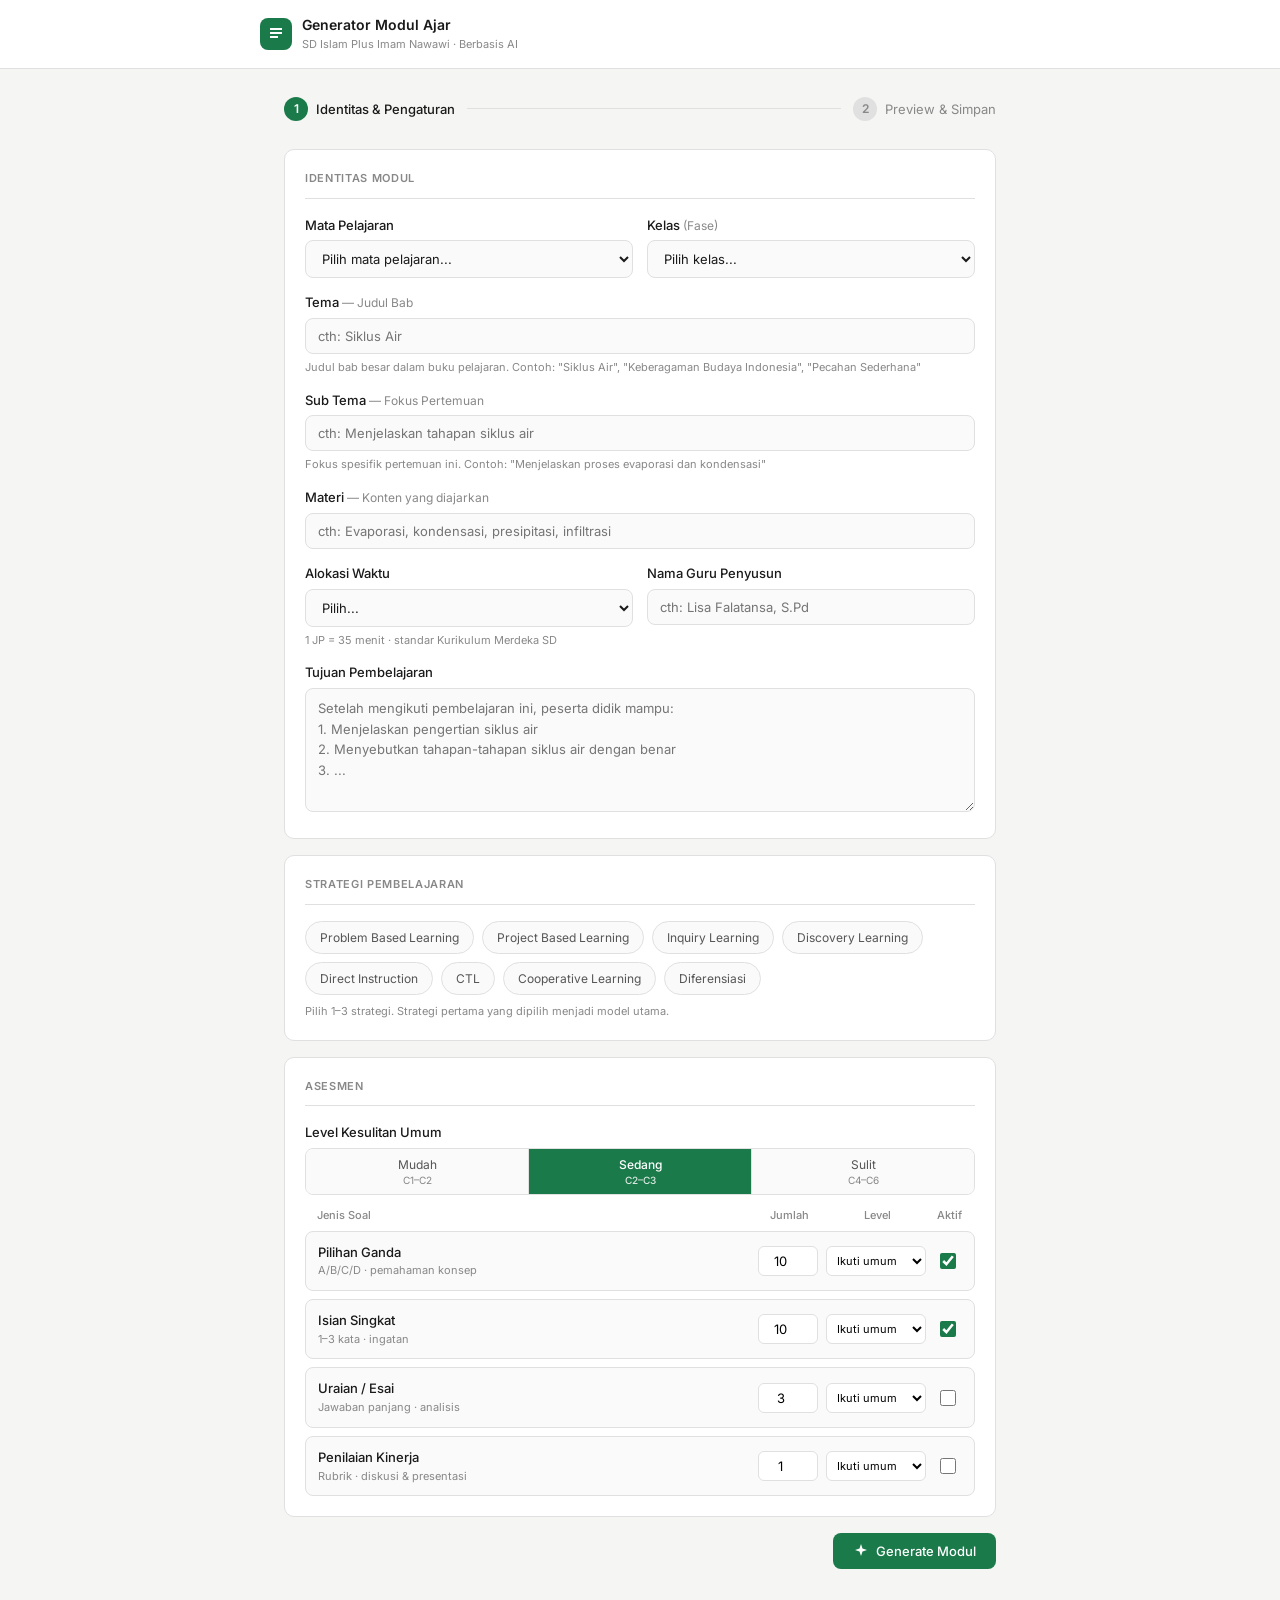
<file: index.html>
<!DOCTYPE html>
<html lang="id">
<head>
  <meta charset="UTF-8">
  <meta name="viewport" content="width=device-width, initial-scale=1.0">
  <title>Generator Modul Ajar — SD IPIN</title>
  <link rel="preconnect" href="https://fonts.googleapis.com">
  <link href="https://fonts.googleapis.com/css2?family=Inter:wght@400;500;600&display=swap" rel="stylesheet">
  <link rel="stylesheet" href="style.css">
</head>
<body>
  <div class="app">

    <!-- Header -->
    <header class="header">
      <div class="header-inner">
        <div class="brand">
          <div class="brand-logo">
            <svg width="20" height="20" viewBox="0 0 20 20" fill="none">
              <path d="M4 4h12v2H4V4zm0 4h12v2H4V8zm0 4h8v2H4v-2z" fill="currentColor"/>
            </svg>
          </div>
          <div>
            <div class="brand-name">Generator Modul Ajar</div>
            <div class="brand-sub">SD Islam Plus Imam Nawawi · Berbasis AI</div>
          </div>
        </div>
      </div>
    </header>

    <main class="main">

      <!-- Step indicator -->
      <div class="steps" id="steps">
        <div class="step active" id="step-tab-1">
          <div class="step-num" id="step-num-1">1</div>
          <div class="step-label">Identitas & Pengaturan</div>
        </div>
        <div class="step-divider"></div>
        <div class="step" id="step-tab-2">
          <div class="step-num" id="step-num-2">2</div>
          <div class="step-label">Preview & Simpan</div>
        </div>
      </div>

      <!-- PANEL 1: Form -->
      <div class="panel active" id="panel-1">

        <section class="form-section">
          <div class="section-label">Identitas Modul</div>

          <div class="row2">
            <div class="field">
              <label>Mata Pelajaran</label>
              <select id="mapel">
                <option value="">Pilih mata pelajaran...</option>
                <option>IPAS</option>
                <option>Bahasa Indonesia</option>
                <option>Matematika</option>
                <option>PAI &amp; Budi Pekerti</option>
                <option>PPKn</option>
                <option>PJOK</option>
                <option>SBdP</option>
                <option>Bahasa Arab</option>
                <option>Tahfizh</option>
              </select>
            </div>
            <div class="field">
              <label>Kelas <span class="label-hint">(Fase)</span></label>
              <select id="kelas">
                <option value="">Pilih kelas...</option>
                <option value="1 (Fase A)">Kelas 1 (Fase A)</option>
                <option value="2 (Fase A)">Kelas 2 (Fase A)</option>
                <option value="3 (Fase B)">Kelas 3 (Fase B)</option>
                <option value="4 (Fase B)">Kelas 4 (Fase B)</option>
                <option value="5 (Fase C)">Kelas 5 (Fase C)</option>
                <option value="6 (Fase C)">Kelas 6 (Fase C)</option>
              </select>
            </div>
          </div>

          <div class="field">
            <label>Tema <span class="label-hint">— Judul Bab</span></label>
            <input type="text" id="tema" placeholder="cth: Siklus Air">
            <div class="field-hint">Judul bab besar dalam buku pelajaran. Contoh: "Siklus Air", "Keberagaman Budaya Indonesia", "Pecahan Sederhana"</div>
          </div>

          <div class="field">
            <label>Sub Tema <span class="label-hint">— Fokus Pertemuan</span></label>
            <input type="text" id="subtema" placeholder="cth: Menjelaskan tahapan siklus air">
            <div class="field-hint">Fokus spesifik pertemuan ini. Contoh: "Menjelaskan proses evaporasi dan kondensasi"</div>
          </div>

          <div class="field">
            <label>Materi <span class="label-hint">— Konten yang diajarkan</span></label>
            <input type="text" id="materi" placeholder="cth: Evaporasi, kondensasi, presipitasi, infiltrasi">
          </div>

          <div class="row2">
            <div class="field">
              <label>Alokasi Waktu</label>
              <select id="waktu" onchange="updateWaktuInfo()">
                <option value="">Pilih...</option>
                <option value="2 JP (1 pertemuan)">2 JP · 1 pertemuan</option>
                <option value="4 JP (2 pertemuan)">4 JP · 2 pertemuan</option>
                <option value="6 JP (3 pertemuan)">6 JP · 3 pertemuan</option>
                <option value="8 JP (4 pertemuan)">8 JP · 4 pertemuan</option>
              </select>
              <div id="waktu-info" class="waktu-info" style="display:none"></div>
              <div class="field-hint">1 JP = 35 menit · standar Kurikulum Merdeka SD</div>
            </div>
            <div class="field">
              <label>Nama Guru Penyusun</label>
              <input type="text" id="guru" placeholder="cth: Lisa Falatansa, S.Pd">
            </div>
          </div>

          <div class="field">
            <label>Tujuan Pembelajaran</label>
            <textarea id="tp" rows="5" placeholder="Setelah mengikuti pembelajaran ini, peserta didik mampu:&#10;1. Menjelaskan pengertian siklus air&#10;2. Menyebutkan tahapan-tahapan siklus air dengan benar&#10;3. ..."></textarea>
          </div>
        </section>

        <section class="form-section">
          <div class="section-label">Strategi Pembelajaran</div>
          <div class="chips" id="strategi-chips">
            <div class="chip" onclick="toggleChip(this)">Problem Based Learning</div>
            <div class="chip" onclick="toggleChip(this)">Project Based Learning</div>
            <div class="chip" onclick="toggleChip(this)">Inquiry Learning</div>
            <div class="chip" onclick="toggleChip(this)">Discovery Learning</div>
            <div class="chip" onclick="toggleChip(this)">Direct Instruction</div>
            <div class="chip" onclick="toggleChip(this)">CTL</div>
            <div class="chip" onclick="toggleChip(this)">Cooperative Learning</div>
            <div class="chip" onclick="toggleChip(this)">Diferensiasi</div>
          </div>
          <div class="field-hint" style="margin-top:8px">Pilih 1–3 strategi. Strategi pertama yang dipilih menjadi model utama.</div>
        </section>

        <section class="form-section">
          <div class="section-label">Asesmen</div>

          <div class="field" style="margin-bottom:12px">
            <label>Level Kesulitan Umum</label>
            <div class="level-bar">
              <button class="level-opt" onclick="setLevel('Mudah',this)">Mudah<small>C1–C2</small></button>
              <button class="level-opt sel" onclick="setLevel('Sedang',this)">Sedang<small>C2–C3</small></button>
              <button class="level-opt" onclick="setLevel('Sulit',this)">Sulit<small>C4–C6</small></button>
            </div>
          </div>

          <div class="asesmen-header">
            <span>Jenis Soal</span>
            <span style="text-align:center">Jumlah</span>
            <span style="text-align:center">Level</span>
            <span style="text-align:center">Aktif</span>
          </div>

          <div class="asesmen-row">
            <div><div class="jenis-name">Pilihan Ganda</div><div class="jenis-desc">A/B/C/D · pemahaman konsep</div></div>
            <input class="num-input" type="number" min="0" max="30" value="10" id="jml-pg">
            <select class="lvl-input" id="lvl-pg">
              <option value="">Ikuti umum</option>
              <option>Mudah</option><option>Sedang</option><option>Sulit</option><option>Campuran</option>
            </select>
            <input class="toggle-check" type="checkbox" checked id="aktif-pg">
          </div>

          <div class="asesmen-row">
            <div><div class="jenis-name">Isian Singkat</div><div class="jenis-desc">1–3 kata · ingatan</div></div>
            <input class="num-input" type="number" min="0" max="20" value="10" id="jml-isian">
            <select class="lvl-input" id="lvl-isian">
              <option value="">Ikuti umum</option>
              <option>Mudah</option><option>Sedang</option><option>Sulit</option><option>Campuran</option>
            </select>
            <input class="toggle-check" type="checkbox" checked id="aktif-isian">
          </div>

          <div class="asesmen-row">
            <div><div class="jenis-name">Uraian / Esai</div><div class="jenis-desc">Jawaban panjang · analisis</div></div>
            <input class="num-input" type="number" min="0" max="10" value="3" id="jml-uraian">
            <select class="lvl-input" id="lvl-uraian">
              <option value="">Ikuti umum</option>
              <option>Mudah</option><option>Sedang</option><option>Sulit</option><option>Campuran</option>
            </select>
            <input class="toggle-check" type="checkbox" id="aktif-uraian">
          </div>

          <div class="asesmen-row">
            <div><div class="jenis-name">Penilaian Kinerja</div><div class="jenis-desc">Rubrik · diskusi & presentasi</div></div>
            <input class="num-input" type="number" min="0" max="5" value="1" id="jml-kinerja">
            <select class="lvl-input" id="lvl-kinerja">
              <option value="">Ikuti umum</option>
              <option>Mudah</option><option>Sedang</option><option>Sulit</option><option>Campuran</option>
            </select>
            <input class="toggle-check" type="checkbox" id="aktif-kinerja">
          </div>
        </section>

        <div class="form-actions">
          <button class="btn btn-primary" onclick="generate()">
            <svg width="16" height="16" viewBox="0 0 16 16" fill="none"><path d="M8 1l1.5 4.5L14 7l-4.5 1.5L8 13l-1.5-4.5L2 7l4.5-1.5L8 1z" fill="currentColor"/></svg>
            Generate Modul
          </button>
        </div>
      </div>

      <!-- PANEL 2: Preview -->
      <div class="panel" id="panel-2">

        <!-- Loading -->
        <div id="loading-state">
          <div class="loading-wrap">
            <div class="spinner"></div>
            <div class="loading-title">AI sedang menyusun modul ajar...</div>
            <div class="loading-sub" id="loading-msg">Membangun identitas dan desain pembelajaran</div>
          </div>
        </div>

        <!-- Preview -->
        <div id="preview-state" style="display:none">
          <div class="preview-topbar">
            <div>
              <div class="preview-title">Modul Ajar Siap Ditinjau</div>
              <div class="preview-sub">Periksa hasil sebelum menyetujui</div>
            </div>
            <div class="badge-success">✓ Draft selesai</div>
          </div>

          <div class="info-cards" id="info-cards"></div>

          <div class="preview-box">
            <div class="preview-content" id="preview-content"></div>
          </div>

          <div class="preview-actions">
            <button class="btn btn-danger" onclick="rebuild()">↺ Buat Ulang</button>
            <button class="btn btn-print" onclick="cetakModul()">🖨️ Cetak / PDF</button>
            <button class="btn btn-success" onclick="approve()">✓ Setujui &amp; Simpan</button>
          </div>
        </div>

        <!-- Saved -->
        <div id="saved-state" style="display:none">
          <div class="saved-wrap">
            <div class="saved-icon">✓</div>
            <div class="saved-title">Modul berhasil disimpan!</div>
            <div class="saved-sub">Siap digunakan di kelas</div>
            <div class="saved-actions">
              <button class="btn btn-print" onclick="cetakModul()" style="margin-bottom:10px">🖨️ Cetak / Simpan PDF</button>
              <button class="btn btn-primary" onclick="resetAll()">+ Buat Modul Baru</button>
            </div>
          </div>
        </div>

      </div>
    </main>
  </div>

  <script src="print.js"></script>
  <script src="app.js"></script>
</body>
</html>
</file>
<file: style.css>
*, *::before, *::after { box-sizing: border-box; margin: 0; padding: 0; }

:root {
  --green: #1a7a4a;
  --green-light: #e8f5ee;
  --green-mid: #2d9b61;
  --text: #1a1a1a;
  --text-2: #555;
  --text-3: #888;
  --border: #e0e0e0;
  --bg: #f5f5f3;
  --surface: #ffffff;
  --radius: 8px;
  --danger: #c0392b;
  --danger-bg: #fdf0ef;
  --success: #1a7a4a;
  --success-bg: #e8f5ee;
}

body {
  font-family: 'Inter', sans-serif;
  background: var(--bg);
  color: var(--text);
  font-size: 14px;
  line-height: 1.6;
  min-height: 100vh;
}

.app { min-height: 100vh; display: flex; flex-direction: column; }

/* Header */
.header {
  background: var(--surface);
  border-bottom: 1px solid var(--border);
  padding: 0 24px;
  position: sticky; top: 0; z-index: 10;
}
.header-inner {
  max-width: 760px; margin: 0 auto;
  padding: 14px 0;
  display: flex; align-items: center; justify-content: space-between;
}
.brand { display: flex; align-items: center; gap: 10px; }
.brand-logo {
  width: 32px; height: 32px; border-radius: 8px;
  background: var(--green); color: #fff;
  display: flex; align-items: center; justify-content: center;
}
.brand-name { font-size: 14px; font-weight: 600; color: var(--text); }
.brand-sub { font-size: 11px; color: var(--text-3); }

/* Main */
.main { max-width: 760px; margin: 0 auto; width: 100%; padding: 28px 24px 60px; }

/* Steps */
.steps { display: flex; align-items: center; margin-bottom: 28px; }
.step { display: flex; align-items: center; gap: 8px; }
.step-num {
  width: 24px; height: 24px; border-radius: 50%;
  background: var(--border); color: var(--text-3);
  display: flex; align-items: center; justify-content: center;
  font-size: 12px; font-weight: 600; flex-shrink: 0;
  transition: background .2s, color .2s;
}
.step.active .step-num { background: var(--green); color: #fff; }
.step.done .step-num { background: var(--success-bg); color: var(--success); }
.step-label { font-size: 13px; color: var(--text-3); }
.step.active .step-label { color: var(--text); font-weight: 500; }
.step-divider { flex: 1; height: 1px; background: var(--border); margin: 0 12px; }

/* Panel */
.panel { display: none; }
.panel.active { display: block; }

/* Form section */
.form-section {
  background: var(--surface);
  border: 1px solid var(--border);
  border-radius: 10px;
  padding: 20px;
  margin-bottom: 16px;
}
.section-label {
  font-size: 11px; font-weight: 600;
  color: var(--text-3); text-transform: uppercase; letter-spacing: .06em;
  margin-bottom: 16px; padding-bottom: 10px;
  border-bottom: 1px solid var(--border);
}

/* Fields */
.field { margin-bottom: 14px; }
.field:last-child { margin-bottom: 0; }
.field label { display: block; font-size: 13px; font-weight: 500; color: var(--text); margin-bottom: 5px; }
.label-hint { font-weight: 400; color: var(--text-3); font-size: 12px; }
.field-hint { font-size: 11px; color: var(--text-3); margin-top: 5px; line-height: 1.5; }

.field input, .field textarea, .field select {
  width: 100%; padding: 9px 12px;
  border: 1px solid var(--border); border-radius: var(--radius);
  font-size: 13px; color: var(--text);
  background: #fafafa; font-family: 'Inter', sans-serif;
  outline: none; transition: border-color .15s;
  appearance: auto;
}
.field input:focus, .field textarea:focus, .field select:focus {
  border-color: var(--green); background: #fff;
}
.field textarea { resize: vertical; min-height: 90px; line-height: 1.6; }

.row2 { display: grid; grid-template-columns: 1fr 1fr; gap: 14px; }

/* Waktu info */
.waktu-info {
  margin-top: 6px; padding: 6px 10px;
  background: var(--green-light); border-radius: 6px;
  font-size: 12px; color: var(--green); font-weight: 500;
}

/* Chips */
.chips { display: flex; flex-wrap: wrap; gap: 8px; }
.chip {
  padding: 6px 14px; border-radius: 20px;
  border: 1px solid var(--border);
  font-size: 12px; color: var(--text-2);
  cursor: pointer; transition: all .15s;
  background: #fafafa; user-select: none;
}
.chip:hover { border-color: var(--green); color: var(--green); }
.chip.selected {
  background: var(--green-light); border-color: var(--green);
  color: var(--green); font-weight: 500;
}

/* Level bar */
.level-bar {
  display: flex; border: 1px solid var(--border);
  border-radius: var(--radius); overflow: hidden;
}
.level-opt {
  flex: 1; padding: 8px 4px; text-align: center;
  font-size: 12px; cursor: pointer;
  color: var(--text-2); background: #fafafa;
  border: none; font-family: 'Inter', sans-serif;
  display: flex; flex-direction: column; align-items: center; gap: 2px;
  transition: background .15s, color .15s;
}
.level-opt + .level-opt { border-left: 1px solid var(--border); }
.level-opt small { font-size: 10px; opacity: .7; }
.level-opt.sel { background: var(--green); color: #fff; font-weight: 500; }
.level-opt.sel small { opacity: .85; }

/* Asesmen */
.asesmen-header {
  display: grid; grid-template-columns: 1fr 60px 100px 28px;
  gap: 8px; padding: 0 12px 6px;
  font-size: 11px; color: var(--text-3); font-weight: 500;
}
.asesmen-row {
  display: grid; grid-template-columns: 1fr 60px 100px 28px;
  gap: 8px; align-items: center;
  padding: 10px 12px; border: 1px solid var(--border);
  border-radius: var(--radius); margin-bottom: 8px;
  background: #fafafa;
}
.asesmen-row:last-child { margin-bottom: 0; }
.jenis-name { font-size: 13px; font-weight: 500; }
.jenis-desc { font-size: 11px; color: var(--text-3); }
.num-input {
  width: 100%; padding: 6px; border: 1px solid var(--border);
  border-radius: 6px; font-size: 13px; text-align: center;
  background: #fff; font-family: 'Inter', sans-serif; outline: none;
}
.num-input:focus { border-color: var(--green); }
.lvl-input {
  width: 100%; padding: 6px; border: 1px solid var(--border);
  border-radius: 6px; font-size: 11px; background: #fff;
  font-family: 'Inter', sans-serif; outline: none;
}
.lvl-input:focus { border-color: var(--green); }
.toggle-check {
  width: 16px; height: 16px; cursor: pointer;
  accent-color: var(--green); justify-self: center;
}

/* Form actions */
.form-actions {
  display: flex; justify-content: flex-end;
  margin-top: 8px;
}

/* Buttons */
.btn {
  display: inline-flex; align-items: center; gap: 7px;
  padding: 10px 20px; border-radius: var(--radius);
  font-size: 13px; font-weight: 500; cursor: pointer;
  border: none; font-family: 'Inter', sans-serif;
  transition: opacity .15s, transform .1s;
}
.btn:hover { opacity: .88; }
.btn:active { transform: scale(.98); }
.btn-primary { background: var(--green); color: #fff; }
.btn-secondary { background: var(--surface); color: var(--text); border: 1px solid var(--border); }
.btn-danger { background: var(--danger-bg); color: var(--danger); border: 1px solid #f5c6c2; }
.btn-success { background: var(--success-bg); color: var(--success); border: 1px solid #a8d8bc; }

/* Loading */
.loading-wrap {
  background: var(--surface); border: 1px solid var(--border);
  border-radius: 10px; padding: 60px 24px; text-align: center;
}
.spinner {
  width: 36px; height: 36px;
  border: 3px solid var(--border); border-top-color: var(--green);
  border-radius: 50%; animation: spin .8s linear infinite;
  margin: 0 auto 16px;
}
@keyframes spin { to { transform: rotate(360deg); } }
.loading-title { font-size: 15px; font-weight: 500; margin-bottom: 6px; }
.loading-sub { font-size: 13px; color: var(--text-3); }

/* Preview */
.preview-topbar {
  display: flex; align-items: flex-start;
  justify-content: space-between; margin-bottom: 16px;
}
.preview-title { font-size: 15px; font-weight: 600; margin-bottom: 3px; }
.preview-sub { font-size: 12px; color: var(--text-3); }
.badge-success {
  display: inline-flex; align-items: center; gap: 5px;
  padding: 5px 12px; background: var(--success-bg);
  color: var(--success); border-radius: 20px;
  font-size: 12px; font-weight: 500; white-space: nowrap;
}

.info-cards {
  display: grid; grid-template-columns: repeat(4, 1fr);
  gap: 10px; margin-bottom: 16px;
}
.info-card {
  padding: 10px 12px; background: var(--surface);
  border: 1px solid var(--border); border-radius: var(--radius);
}
.ic-label { font-size: 11px; color: var(--text-3); margin-bottom: 3px; }
.ic-val { font-size: 12px; font-weight: 500; }

.preview-box {
  background: var(--surface); border: 1px solid var(--border);
  border-radius: 10px; padding: 24px;
  max-height: 520px; overflow-y: auto;
  margin-bottom: 16px;
}
.preview-content { font-size: 13px; line-height: 1.75; }
.preview-content h2 {
  font-size: 13px; font-weight: 600; color: var(--green);
  margin: 18px 0 8px; padding-bottom: 5px;
  border-bottom: 1px solid var(--border);
}
.preview-content h2:first-child { margin-top: 0; }
.preview-content ul { padding-left: 18px; margin: 6px 0; }
.preview-content li { margin-bottom: 4px; }
.preview-content p { margin-bottom: 8px; }
.preview-content strong { font-weight: 600; }
.preview-content .tag {
  display: inline-block; padding: 2px 8px;
  background: var(--green-light); color: var(--green);
  border-radius: 4px; font-size: 11px; font-weight: 500;
  margin: 2px 3px 2px 0;
}

.preview-actions { display: flex; gap: 10px; }
.preview-actions .btn { flex: 1; justify-content: center; }

/* Saved */
.saved-wrap {
  background: var(--surface); border: 1px solid var(--border);
  border-radius: 10px; padding: 60px 24px; text-align: center;
}
.saved-icon {
  width: 52px; height: 52px; border-radius: 50%;
  background: var(--success-bg); color: var(--success);
  display: flex; align-items: center; justify-content: center;
  font-size: 24px; margin: 0 auto 16px;
}
.saved-title { font-size: 16px; font-weight: 600; margin-bottom: 6px; }
.saved-sub { font-size: 13px; color: var(--text-3); margin-bottom: 24px; }
.saved-actions { display: flex; justify-content: center; gap: 10px; }

/* Responsive */
@media (max-width: 600px) {
  .main { padding: 20px 16px 48px; }
  .row2 { grid-template-columns: 1fr; }
  .info-cards { grid-template-columns: 1fr 1fr; }
  .asesmen-header { display: none; }
}
</file>
